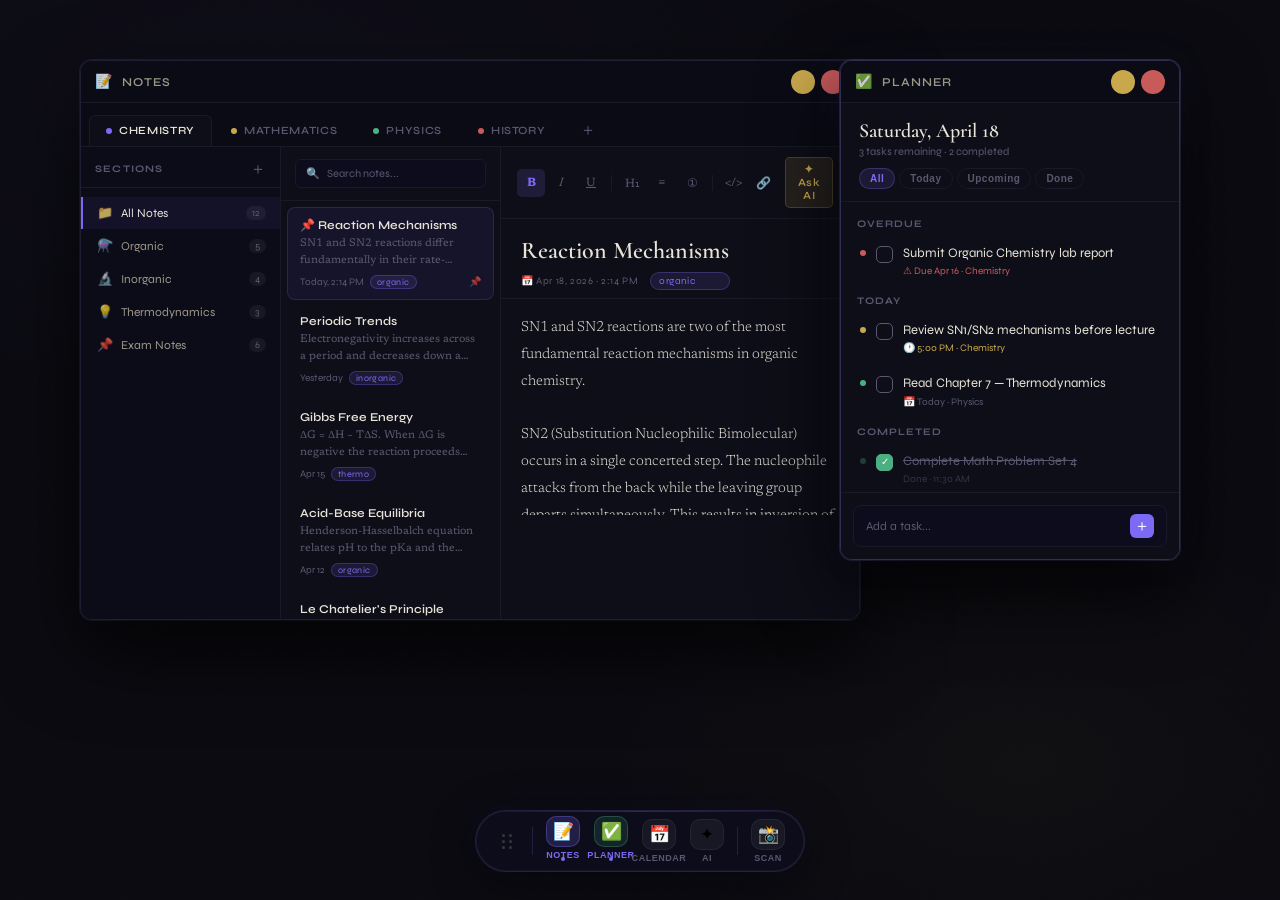
<file: notenest.html>
<!DOCTYPE html>
<html lang="en">
<head>
<meta charset="UTF-8">
<meta name="viewport" content="width=device-width, initial-scale=1.0">
<title>NoteNest</title>
<link href="https://fonts.googleapis.com/css2?family=Cormorant:ital,wght@0,300;0,400;0,600;1,300;1,400&family=Syne:wght@400;500;600;700&family=Newsreader:ital,opsz,wght@0,6..72,300;0,6..72,400;0,6..72,500;1,6..72,300;1,6..72,400&display=swap" rel="stylesheet">
<style>
*, *::before, *::after { box-sizing: border-box; margin: 0; padding: 0; }

:root {
  --bg:         #07070e;
  --canvas:     #09090f;
  --win-bg:     #0e0e18;
  --win-bg2:    #111120;
  --win-border: #1e1e32;
  --win-border-focus: #2e2e50;
  --titlebar:   #0b0b16;
  --sidebar:    #0c0c19;
  --accent:     #c9a84c;
  --accent2:    #7c6af5;
  --accent3:    #4caf82;
  --danger:     #c95a5a;
  --text1:      #e8e4d8;
  --text2:      #9b9888;
  --text3:      #5a5870;
  --divider:    #191928;
  --pill-bg:    rgba(14,14,28,0.92);
  --pill-border:rgba(80,70,140,0.35);
  --note-hover: #131325;
  --input-bg:   #0c0c1c;
  --tag-bg:     rgba(124,106,245,0.12);
  --tag-border: rgba(124,106,245,0.3);
  --shadow-win: 0 32px 80px rgba(0,0,0,0.7), 0 0 0 1px var(--win-border);
  --shadow-focus: 0 32px 80px rgba(0,0,0,0.8), 0 0 0 1px var(--win-border-focus), 0 0 40px rgba(124,106,245,0.06);
  --radius:     12px;
  --radius-sm:  8px;
}

html, body {
  width: 100%; height: 100%;
  overflow: hidden;
  background: var(--bg);
  font-family: 'Syne', sans-serif;
  color: var(--text1);
  user-select: none;
  cursor: default;
}

/* ── DESKTOP ── */
#desktop {
  width: 100vw; height: 100vh;
  position: relative;
  overflow: hidden;
  background:
    radial-gradient(ellipse 80% 60% at 20% 10%, rgba(124,106,245,0.04) 0%, transparent 60%),
    radial-gradient(ellipse 60% 50% at 80% 85%, rgba(201,168,76,0.03) 0%, transparent 55%),
    var(--canvas);
}
#desktop::before {
  content: '';
  position: absolute; inset: 0;
  background-image: url("data:image/svg+xml,%3Csvg xmlns='http://www.w3.org/2000/svg' width='400' height='400'%3E%3Cfilter id='n'%3E%3CfeTurbulence type='fractalNoise' baseFrequency='0.75' numOctaves='4' stitchTiles='stitch'/%3E%3C/filter%3E%3Crect width='400' height='400' filter='url(%23n)' opacity='0.03'/%3E%3C/svg%3E");
  pointer-events: none;
  opacity: 0.6;
}

/* ── WINDOW ── */
.window {
  position: absolute;
  border-radius: var(--radius);
  box-shadow: var(--shadow-win);
  border: 1px solid var(--win-border);
  display: flex;
  flex-direction: column;
  overflow: hidden;
  transition: box-shadow 0.2s ease;
  min-width: 280px;
  min-height: 200px;
  animation: winOpen 0.22s cubic-bezier(0.34,1.56,0.64,1);
}
@keyframes winOpen {
  from { opacity: 0; transform: scale(0.92) translateY(8px); }
  to   { opacity: 1; transform: scale(1) translateY(0); }
}
.window.focused {
  box-shadow: var(--shadow-focus);
  border-color: var(--win-border-focus);
}
.window.minimized .window-body { display: none !important; }
.window.minimized { min-height: 0; }

/* Title Bar */
.window-titlebar {
  background: var(--titlebar);
  border-bottom: 1px solid var(--divider);
  padding: 0 14px;
  height: 42px;
  display: flex;
  align-items: center;
  gap: 10px;
  flex-shrink: 0;
  cursor: grab;
}
.window-titlebar:active { cursor: grabbing; }
.win-icon { font-size: 14px; opacity: 0.8; }
.win-title {
  font-family: 'Syne', sans-serif;
  font-size: 12px;
  font-weight: 600;
  letter-spacing: 0.08em;
  text-transform: uppercase;
  color: var(--text2);
  flex: 1;
}
.win-controls { display: flex; gap: 6px; }
.win-btn {
  width: 24px; height: 24px;
  border-radius: 50%;
  border: none;
  cursor: pointer;
  display: flex; align-items: center; justify-content: center;
  font-size: 10px;
  transition: all 0.15s;
  color: transparent;
  flex-shrink: 0;
}
.win-btn:hover { color: rgba(0,0,0,0.6); transform: scale(1.1); }
.win-btn.close { background: #c95a5a; }
.win-btn.minimize { background: #c9a84c; }
.window-body {
  flex: 1;
  overflow: hidden;
  background: var(--win-bg);
  display: flex;
}
.resize-handle {
  position: absolute;
  bottom: 0; right: 0;
  width: 18px; height: 18px;
  cursor: se-resize;
  opacity: 0;
  transition: opacity 0.2s;
}
.window:hover .resize-handle { opacity: 1; }
.resize-handle::after {
  content: '';
  position: absolute;
  bottom: 4px; right: 4px;
  width: 8px; height: 8px;
  border-right: 2px solid var(--text3);
  border-bottom: 2px solid var(--text3);
}

/* ══════════════════════════════════
   NOTES WINDOW
══════════════════════════════════ */
#win-notes { width: 780px; height: 560px; top: 60px; left: 80px; }

.notes-layout {
  display: grid;
  grid-template-columns: 200px 1fr;
  grid-template-rows: 44px 1fr;
  width: 100%; height: 100%;
}

/* Subject Tabs */
.subject-tabs {
  grid-column: 1 / -1;
  background: var(--titlebar);
  border-bottom: 1px solid var(--divider);
  display: flex;
  align-items: flex-end;
  padding: 0 8px;
  gap: 2px;
  overflow-x: auto;
  scrollbar-width: none;
}
.subject-tabs::-webkit-scrollbar { display: none; }
.stab {
  padding: 8px 16px 9px;
  font-size: 11px;
  font-weight: 600;
  letter-spacing: 0.06em;
  text-transform: uppercase;
  color: var(--text3);
  cursor: pointer;
  border-radius: 6px 6px 0 0;
  border: 1px solid transparent;
  border-bottom: none;
  white-space: nowrap;
  transition: all 0.15s;
  position: relative;
  bottom: 0;
}
.stab:hover { color: var(--text2); background: rgba(255,255,255,0.03); }
.stab.active {
  color: var(--text1);
  background: var(--win-bg);
  border-color: var(--divider);
  border-bottom-color: var(--win-bg);
}
.stab .stab-dot {
  display: inline-block;
  width: 6px; height: 6px;
  border-radius: 50%;
  margin-right: 7px;
  vertical-align: middle;
}
.stab-add {
  padding: 8px 12px;
  color: var(--text3);
  cursor: pointer;
  font-size: 16px;
  line-height: 1;
  display: flex; align-items: center;
  transition: color 0.15s;
  margin-left: 4px;
}
.stab-add:hover { color: var(--accent); }

/* Sections Sidebar */
.sections-sidebar {
  background: var(--sidebar);
  border-right: 1px solid var(--divider);
  display: flex;
  flex-direction: column;
  overflow: hidden;
}
.sidebar-header {
  padding: 14px 14px 10px;
  font-size: 10px;
  font-weight: 700;
  letter-spacing: 0.12em;
  text-transform: uppercase;
  color: var(--text3);
  border-bottom: 1px solid var(--divider);
  display: flex;
  align-items: center;
  justify-content: space-between;
}
.sidebar-add-btn {
  background: none; border: none;
  color: var(--text3);
  cursor: pointer;
  font-size: 16px;
  line-height: 1;
  padding: 0;
  transition: color 0.15s;
}
.sidebar-add-btn:hover { color: var(--accent); }
.section-list { flex: 1; overflow-y: auto; padding: 8px 0; scrollbar-width: thin; scrollbar-color: var(--divider) transparent; }
.section-item {
  padding: 8px 14px;
  font-size: 12px;
  color: var(--text2);
  cursor: pointer;
  transition: all 0.12s;
  display: flex; align-items: center; gap: 8px;
  border-left: 2px solid transparent;
  margin: 1px 0;
}
.section-item:hover { color: var(--text1); background: rgba(255,255,255,0.025); }
.section-item.active { color: var(--text1); border-left-color: var(--accent2); background: rgba(124,106,245,0.07); }
.section-item .section-count {
  margin-left: auto;
  font-size: 10px;
  color: var(--text3);
  background: rgba(255,255,255,0.05);
  padding: 1px 6px;
  border-radius: 10px;
}
.section-icon { font-size: 13px; opacity: 0.7; }

/* Notes Panel */
.notes-panel {
  display: grid;
  grid-template-columns: 220px 1fr;
  overflow: hidden;
}
.note-list {
  border-right: 1px solid var(--divider);
  display: flex;
  flex-direction: column;
  background: var(--win-bg);
}
.note-list-header {
  padding: 12px 14px;
  border-bottom: 1px solid var(--divider);
  display: flex;
  flex-direction: column;
  gap: 8px;
}
.search-bar {
  background: var(--input-bg);
  border: 1px solid var(--divider);
  border-radius: 6px;
  padding: 7px 10px;
  display: flex; align-items: center; gap: 7px;
  color: var(--text3);
  font-size: 11px;
  cursor: text;
  transition: border-color 0.15s;
}
.search-bar:hover { border-color: var(--win-border-focus); }
.search-bar input {
  background: none; border: none; outline: none;
  color: var(--text1);
  font-family: 'Syne', sans-serif;
  font-size: 11px;
  width: 100%;
}
.search-bar input::placeholder { color: var(--text3); }
.note-cards { flex: 1; overflow-y: auto; padding: 6px; scrollbar-width: thin; scrollbar-color: var(--divider) transparent; }
.note-card {
  padding: 10px 12px;
  border-radius: 8px;
  cursor: pointer;
  transition: all 0.12s;
  border: 1px solid transparent;
  margin-bottom: 3px;
}
.note-card:hover { background: var(--note-hover); }
.note-card.active { background: rgba(124,106,245,0.08); border-color: rgba(124,106,245,0.2); }
.note-card-title {
  font-family: 'Syne', sans-serif;
  font-size: 12px;
  font-weight: 600;
  color: var(--text1);
  margin-bottom: 4px;
  white-space: nowrap;
  overflow: hidden;
  text-overflow: ellipsis;
}
.note-card-preview {
  font-family: 'Newsreader', serif;
  font-size: 11px;
  color: var(--text3);
  line-height: 1.5;
  display: -webkit-box;
  -webkit-line-clamp: 2;
  -webkit-box-orient: vertical;
  overflow: hidden;
}
.note-card-meta {
  display: flex; align-items: center; gap: 6px;
  margin-top: 6px;
}
.note-card-date { font-size: 10px; color: var(--text3); }
.note-tag {
  font-size: 9px;
  padding: 1px 6px;
  border-radius: 10px;
  background: var(--tag-bg);
  border: 1px solid var(--tag-border);
  color: var(--accent2);
  letter-spacing: 0.04em;
}
.note-pin { font-size: 10px; margin-left: auto; opacity: 0.6; }
.new-note-btn {
  margin: 6px;
  padding: 8px;
  background: rgba(124,106,245,0.1);
  border: 1px dashed rgba(124,106,245,0.25);
  border-radius: 8px;
  color: var(--accent2);
  font-family: 'Syne', sans-serif;
  font-size: 11px;
  font-weight: 600;
  cursor: pointer;
  text-align: center;
  letter-spacing: 0.05em;
  transition: all 0.15s;
}
.new-note-btn:hover { background: rgba(124,106,245,0.18); border-color: rgba(124,106,245,0.4); }

/* Note Editor */
.note-editor {
  display: flex;
  flex-direction: column;
  overflow: hidden;
  background: var(--win-bg);
}
.editor-topbar {
  padding: 10px 16px;
  border-bottom: 1px solid var(--divider);
  display: flex;
  align-items: center;
  gap: 8px;
  flex-shrink: 0;
}
.editor-toolbar {
  display: flex; align-items: center; gap: 2px; flex: 1;
}
.tb-btn {
  width: 28px; height: 28px;
  border-radius: 5px;
  background: none;
  border: none;
  color: var(--text3);
  font-size: 12px;
  cursor: pointer;
  display: flex; align-items: center; justify-content: center;
  transition: all 0.12s;
  font-family: 'Newsreader', serif;
}
.tb-btn:hover { background: rgba(255,255,255,0.06); color: var(--text1); }
.tb-btn.active { background: rgba(124,106,245,0.15); color: var(--accent2); }
.tb-divider { width: 1px; height: 16px; background: var(--divider); margin: 0 4px; }
.editor-actions { display: flex; gap: 6px; }
.btn-save {
  padding: 5px 14px;
  background: var(--accent2);
  color: white;
  border: none;
  border-radius: 5px;
  font-family: 'Syne', sans-serif;
  font-size: 11px;
  font-weight: 600;
  cursor: pointer;
  transition: all 0.15s;
  letter-spacing: 0.04em;
}
.btn-save:hover { background: #9185f7; transform: translateY(-1px); }
.btn-ai {
  padding: 5px 12px;
  background: rgba(201,168,76,0.12);
  color: var(--accent);
  border: 1px solid rgba(201,168,76,0.25);
  border-radius: 5px;
  font-family: 'Syne', sans-serif;
  font-size: 11px;
  font-weight: 600;
  cursor: pointer;
  transition: all 0.15s;
  letter-spacing: 0.04em;
}
.btn-ai:hover { background: rgba(201,168,76,0.2); }
.editor-title-row {
  padding: 16px 20px 8px;
  border-bottom: 1px solid var(--divider);
  flex-shrink: 0;
}
.editor-title {
  font-family: 'Cormorant', serif;
  font-size: 24px;
  font-weight: 600;
  color: var(--text1);
  background: none;
  border: none;
  outline: none;
  width: 100%;
  line-height: 1.3;
}
.editor-title::placeholder { color: var(--text3); font-style: italic; }
.editor-meta { display: flex; gap: 12px; margin-top: 6px; align-items: center; flex-wrap: wrap; }
.editor-date { font-size: 10px; color: var(--text3); letter-spacing: 0.06em; }
.editor-tag-input {
  font-size: 10px;
  background: var(--tag-bg);
  border: 1px solid var(--tag-border);
  color: var(--accent2);
  padding: 2px 8px;
  border-radius: 10px;
  outline: none;
  width: 80px;
  font-family: 'Syne', sans-serif;
  letter-spacing: 0.04em;
}
.editor-body {
  flex: 1;
  padding: 16px 20px;
  overflow-y: auto;
  scrollbar-width: thin;
  scrollbar-color: var(--divider) transparent;
}
.editor-content {
  font-family: 'Newsreader', serif;
  font-size: 14.5px;
  line-height: 1.85;
  color: var(--text1);
  background: none;
  border: none;
  outline: none;
  width: 100%;
  min-height: 200px;
  resize: none;
  font-weight: 300;
}
.editor-content::placeholder { color: var(--text3); font-style: italic; }
.autosave-indicator {
  padding: 6px 20px;
  font-size: 10px;
  color: var(--text3);
  border-top: 1px solid var(--divider);
  display: flex; align-items: center; gap: 6px;
  letter-spacing: 0.06em;
}
.save-dot { width: 5px; height: 5px; border-radius: 50%; background: var(--accent3); animation: pulse 2s infinite; }
@keyframes pulse { 0%,100%{ opacity:0.4; } 50%{ opacity:1; } }

/* ══════════════════════════════════
   TODO WINDOW
══════════════════════════════════ */
#win-todo { width: 340px; height: 500px; top: 60px; right: 100px; }
.todo-layout { display: flex; flex-direction: column; width: 100%; height: 100%; }
.todo-header {
  padding: 16px 18px 12px;
  border-bottom: 1px solid var(--divider);
  flex-shrink: 0;
}
.todo-header h3 {
  font-family: 'Cormorant', serif;
  font-size: 20px;
  font-weight: 600;
  color: var(--text1);
  margin-bottom: 2px;
}
.todo-subtitle { font-size: 11px; color: var(--text3); }
.todo-filters {
  display: flex; gap: 4px; margin-top: 10px;
}
.filter-pill {
  padding: 4px 10px;
  border-radius: 20px;
  font-size: 10px;
  font-weight: 600;
  letter-spacing: 0.05em;
  cursor: pointer;
  border: 1px solid var(--divider);
  color: var(--text3);
  background: none;
  transition: all 0.12s;
}
.filter-pill:hover { color: var(--text2); }
.filter-pill.active { background: rgba(124,106,245,0.12); border-color: rgba(124,106,245,0.3); color: var(--accent2); }
.todo-list { flex: 1; overflow-y: auto; padding: 8px; scrollbar-width: thin; scrollbar-color: var(--divider) transparent; }
.todo-section-label {
  font-size: 10px;
  font-weight: 700;
  letter-spacing: 0.1em;
  text-transform: uppercase;
  color: var(--text3);
  padding: 8px 8px 4px;
}
.todo-item {
  display: flex; align-items: flex-start; gap: 10px;
  padding: 9px 10px;
  border-radius: 8px;
  transition: background 0.12s;
  cursor: pointer;
  border: 1px solid transparent;
}
.todo-item:hover { background: var(--note-hover); }
.todo-check {
  width: 17px; height: 17px;
  border-radius: 5px;
  border: 1.5px solid var(--text3);
  flex-shrink: 0;
  margin-top: 2px;
  display: flex; align-items: center; justify-content: center;
  transition: all 0.15s;
  cursor: pointer;
}
.todo-item.done .todo-check { background: var(--accent3); border-color: var(--accent3); color: white; font-size: 10px; }
.todo-item.done .todo-text { text-decoration: line-through; color: var(--text3); }
.todo-content { flex: 1; min-width: 0; }
.todo-text { font-size: 13px; color: var(--text1); line-height: 1.4; }
.todo-due {
  font-size: 10px;
  margin-top: 3px;
  display: flex; align-items: center; gap: 4px;
}
.due-overdue { color: var(--danger); }
.due-soon { color: var(--accent); }
.due-normal { color: var(--text3); }
.priority-dot {
  width: 6px; height: 6px;
  border-radius: 50%;
  flex-shrink: 0;
  margin-top: 6px;
}
.p-high { background: var(--danger); }
.p-med  { background: var(--accent); }
.p-low  { background: var(--accent3); }
.todo-add {
  padding: 12px;
  border-top: 1px solid var(--divider);
  flex-shrink: 0;
}
.todo-input-row {
  display: flex; gap: 8px; align-items: center;
  background: var(--input-bg);
  border: 1px solid var(--divider);
  border-radius: 8px;
  padding: 8px 12px;
  transition: border-color 0.15s;
}
.todo-input-row:focus-within { border-color: rgba(124,106,245,0.4); }
.todo-input {
  flex: 1;
  background: none; border: none; outline: none;
  font-family: 'Syne', sans-serif;
  font-size: 12px;
  color: var(--text1);
}
.todo-input::placeholder { color: var(--text3); }
.todo-submit {
  background: var(--accent2);
  border: none;
  color: white;
  width: 24px; height: 24px;
  border-radius: 6px;
  font-size: 16px;
  cursor: pointer;
  display: flex; align-items: center; justify-content: center;
  transition: all 0.15s;
  flex-shrink: 0;
}
.todo-submit:hover { background: #9185f7; transform: scale(1.05); }

/* ══════════════════════════════════
   CALENDAR WINDOW
══════════════════════════════════ */
#win-calendar { width: 400px; height: 420px; bottom: 100px; left: 80px; }
.cal-layout { display: flex; flex-direction: column; width: 100%; height: 100%; }
.cal-header {
  padding: 14px 18px;
  display: flex; align-items: center;
  border-bottom: 1px solid var(--divider);
  flex-shrink: 0;
}
.cal-nav {
  width: 28px; height: 28px;
  border-radius: 6px;
  background: none;
  border: 1px solid var(--divider);
  color: var(--text2);
  font-size: 14px;
  cursor: pointer;
  display: flex; align-items: center; justify-content: center;
  transition: all 0.12s;
}
.cal-nav:hover { background: var(--note-hover); color: var(--text1); }
.cal-month {
  flex: 1;
  text-align: center;
  font-family: 'Cormorant', serif;
  font-size: 20px;
  font-weight: 600;
  color: var(--text1);
}
.cal-year { font-size: 13px; color: var(--text3); margin-left: 6px; }
.cal-grid { flex: 1; padding: 10px 14px; display: flex; flex-direction: column; gap: 2px; }
.cal-weekdays {
  display: grid; grid-template-columns: repeat(7, 1fr);
  margin-bottom: 4px;
}
.cal-wd {
  text-align: center;
  font-size: 10px;
  font-weight: 700;
  letter-spacing: 0.08em;
  color: var(--text3);
  padding: 4px 0;
}
.cal-days { display: grid; grid-template-columns: repeat(7, 1fr); gap: 2px; flex: 1; }
.cal-day {
  display: flex; flex-direction: column; align-items: center;
  padding: 4px 2px;
  border-radius: 6px;
  cursor: pointer;
  transition: all 0.12s;
  position: relative;
  min-height: 38px;
}
.cal-day:hover { background: var(--note-hover); }
.cal-day.today .day-num {
  background: var(--accent2);
  color: white;
  width: 24px; height: 24px;
  border-radius: 50%;
  display: flex; align-items: center; justify-content: center;
}
.cal-day.other-month .day-num { color: var(--text3); opacity: 0.4; }
.cal-day.selected { background: rgba(124,106,245,0.1); }
.day-num { font-size: 12px; color: var(--text2); line-height: 24px; min-width: 24px; text-align: center; }
.day-dot { width: 4px; height: 4px; border-radius: 50%; background: var(--accent); margin-top: 2px; }
.cal-events {
  padding: 8px 14px 14px;
  border-top: 1px solid var(--divider);
  flex-shrink: 0;
}
.cal-event {
  display: flex; align-items: center; gap: 8px;
  padding: 6px 8px;
  border-radius: 6px;
  border-left: 3px solid;
  margin-bottom: 4px;
  background: rgba(255,255,255,0.02);
}
.cal-event-text { font-size: 11px; color: var(--text2); }
.cal-event-time { font-size: 10px; color: var(--text3); margin-left: auto; }

/* ══════════════════════════════════
   AI WINDOW
══════════════════════════════════ */
#win-ai { width: 380px; height: 500px; bottom: 60px; right: 100px; }
.ai-layout { display: flex; flex-direction: column; width: 100%; height: 100%; }
.ai-header {
  padding: 14px 16px;
  border-bottom: 1px solid var(--divider);
  flex-shrink: 0;
  display: flex; align-items: center; gap: 10px;
}
.ai-indicator {
  width: 8px; height: 8px;
  border-radius: 50%;
  background: var(--accent3);
  box-shadow: 0 0 8px var(--accent3);
  animation: pulse 2s infinite;
}
.ai-header-text { flex: 1; }
.ai-header-text h4 {
  font-family: 'Syne', sans-serif;
  font-size: 12px;
  font-weight: 700;
  color: var(--text1);
  letter-spacing: 0.06em;
  text-transform: uppercase;
}
.ai-header-text p { font-size: 10px; color: var(--text3); margin-top: 1px; }
.ai-context-badge {
  font-size: 10px;
  padding: 3px 8px;
  border-radius: 20px;
  background: rgba(201,168,76,0.1);
  border: 1px solid rgba(201,168,76,0.2);
  color: var(--accent);
}
.ai-messages {
  flex: 1;
  overflow-y: auto;
  padding: 14px;
  display: flex;
  flex-direction: column;
  gap: 12px;
  scrollbar-width: thin;
  scrollbar-color: var(--divider) transparent;
}
.ai-msg { display: flex; flex-direction: column; gap: 4px; max-width: 88%; }
.ai-msg.user { align-self: flex-end; align-items: flex-end; }
.ai-msg.assistant { align-self: flex-start; }
.msg-bubble {
  padding: 10px 13px;
  border-radius: 12px;
  font-family: 'Newsreader', serif;
  font-size: 13px;
  line-height: 1.6;
  font-weight: 300;
}
.ai-msg.user .msg-bubble {
  background: rgba(124,106,245,0.18);
  border: 1px solid rgba(124,106,245,0.25);
  color: var(--text1);
  border-bottom-right-radius: 4px;
}
.ai-msg.assistant .msg-bubble {
  background: var(--win-bg2);
  border: 1px solid var(--divider);
  color: var(--text1);
  border-bottom-left-radius: 4px;
}
.msg-time { font-size: 10px; color: var(--text3); padding: 0 4px; }
.ai-suggestions {
  padding: 0 14px 10px;
  display: flex; flex-wrap: wrap; gap: 6px;
}
.suggestion-chip {
  padding: 5px 10px;
  border-radius: 20px;
  border: 1px solid var(--divider);
  font-size: 11px;
  color: var(--text3);
  cursor: pointer;
  transition: all 0.12s;
  background: none;
  font-family: 'Syne', sans-serif;
}
.suggestion-chip:hover { border-color: var(--accent2); color: var(--accent2); background: rgba(124,106,245,0.06); }
.ai-input-area {
  padding: 12px;
  border-top: 1px solid var(--divider);
  flex-shrink: 0;
}
.ai-input-row {
  display: flex; gap: 8px; align-items: flex-end;
  background: var(--input-bg);
  border: 1px solid var(--divider);
  border-radius: 10px;
  padding: 8px 10px;
  transition: border-color 0.15s;
}
.ai-input-row:focus-within { border-color: rgba(124,106,245,0.4); }
.ai-input {
  flex: 1;
  background: none; border: none; outline: none;
  font-family: 'Newsreader', serif;
  font-size: 13px;
  color: var(--text1);
  resize: none;
  line-height: 1.5;
  min-height: 20px;
  max-height: 80px;
}
.ai-input::placeholder { color: var(--text3); font-style: italic; }
.ai-send {
  width: 30px; height: 30px;
  background: var(--accent2);
  border: none;
  border-radius: 8px;
  color: white;
  font-size: 13px;
  cursor: pointer;
  display: flex; align-items: center; justify-content: center;
  transition: all 0.15s;
  flex-shrink: 0;
}
.ai-send:hover { background: #9185f7; transform: translateY(-1px); }

/* ══════════════════════════════════
   PILL LAUNCHER
══════════════════════════════════ */
#launcher {
  position: fixed;
  bottom: 28px;
  left: 50%;
  transform: translateX(-50%);
  z-index: 9999;
  cursor: grab;
}
#launcher:active { cursor: grabbing; }
.launcher-pill {
  background: var(--pill-bg);
  backdrop-filter: blur(24px) saturate(180%);
  -webkit-backdrop-filter: blur(24px) saturate(180%);
  border: 1px solid var(--pill-border);
  border-radius: 40px;
  padding: 8px 14px;
  display: flex;
  align-items: center;
  gap: 4px;
  box-shadow: 0 8px 40px rgba(0,0,0,0.6), 0 0 0 1px rgba(255,255,255,0.04) inset, 0 0 30px rgba(124,106,245,0.08);
  position: relative;
}
.launcher-pill::before {
  content: '';
  position: absolute;
  top: 0; left: 20px; right: 20px;
  height: 1px;
  background: linear-gradient(90deg, transparent, rgba(255,255,255,0.1), transparent);
}
.launcher-divider { width: 1px; height: 28px; background: var(--pill-border); margin: 0 4px; }
.launch-btn {
  width: 44px; height: 44px;
  border-radius: 50%;
  background: none;
  border: none;
  cursor: pointer;
  display: flex; flex-direction: column; align-items: center; justify-content: center;
  gap: 3px;
  transition: all 0.18s cubic-bezier(0.34,1.56,0.64,1);
  position: relative;
}
.launch-btn:hover { transform: translateY(-5px) scale(1.12); }
.launch-btn.active { transform: translateY(-3px); }
.launch-btn .lb-icon {
  width: 34px; height: 34px;
  border-radius: 10px;
  display: flex; align-items: center; justify-content: center;
  font-size: 17px;
  transition: all 0.18s;
  background: rgba(255,255,255,0.05);
  border: 1px solid rgba(255,255,255,0.06);
}
.launch-btn:hover .lb-icon { background: rgba(255,255,255,0.1); border-color: rgba(255,255,255,0.12); }
.launch-btn.active .lb-icon { background: rgba(124,106,245,0.2); border-color: rgba(124,106,245,0.35); }
.launch-btn.active-notes .lb-icon { background: rgba(124,106,245,0.2); border-color: rgba(124,106,245,0.35); }
.launch-btn.active-todo .lb-icon { background: rgba(76,175,130,0.15); border-color: rgba(76,175,130,0.3); }
.launch-btn.active-cal .lb-icon { background: rgba(201,168,76,0.12); border-color: rgba(201,168,76,0.25); }
.launch-btn.active-ai .lb-icon { background: rgba(201,168,76,0.12); border-color: rgba(201,168,76,0.25); }
.lb-label {
  font-size: 9px;
  font-weight: 600;
  letter-spacing: 0.06em;
  color: var(--text3);
  text-transform: uppercase;
}
.launch-btn:hover .lb-label { color: var(--text2); }
.launch-btn.active .lb-label { color: var(--accent2); }
.active-dot {
  position: absolute;
  bottom: -1px;
  width: 4px; height: 4px;
  border-radius: 50%;
  background: var(--accent2);
  opacity: 0;
  transition: opacity 0.15s;
}
.launch-btn.active .active-dot { opacity: 1; }

/* DRAG HANDLE on launcher */
.launcher-handle {
  width: 34px; height: 44px;
  display: flex; align-items: center; justify-content: center;
  cursor: grab;
  opacity: 0.3;
  transition: opacity 0.15s;
}
.launcher-handle:hover { opacity: 0.7; }
.launcher-handle:active { cursor: grabbing; }
.handle-dots {
  display: grid;
  grid-template-columns: repeat(2, 4px);
  gap: 3px;
}
.handle-dots span {
  width: 3px; height: 3px;
  border-radius: 50%;
  background: var(--text2);
  display: block;
}

/* ── UTILITY ── */
.hidden { display: none !important; }

/* Scrollbar */
::-webkit-scrollbar { width: 4px; }
::-webkit-scrollbar-track { background: transparent; }
::-webkit-scrollbar-thumb { background: var(--divider); border-radius: 4px; }

/* Context menu */
.ctx-menu {
  position: fixed;
  background: var(--win-bg2);
  border: 1px solid var(--win-border);
  border-radius: 10px;
  padding: 6px;
  z-index: 99999;
  min-width: 160px;
  box-shadow: 0 16px 40px rgba(0,0,0,0.6);
  animation: winOpen 0.15s ease;
}
.ctx-item {
  padding: 8px 12px;
  font-size: 12px;
  color: var(--text2);
  cursor: pointer;
  border-radius: 6px;
  transition: all 0.1s;
  display: flex; align-items: center; gap: 8px;
}
.ctx-item:hover { background: rgba(255,255,255,0.05); color: var(--text1); }
.ctx-item.danger:hover { background: rgba(201,90,90,0.1); color: var(--danger); }
.ctx-divider { height: 1px; background: var(--divider); margin: 4px 0; }

/* Tooltip */
.tooltip {
  position: absolute;
  bottom: calc(100% + 8px);
  left: 50%; transform: translateX(-50%);
  background: var(--win-bg2);
  border: 1px solid var(--win-border);
  color: var(--text2);
  font-size: 10px;
  padding: 4px 8px;
  border-radius: 6px;
  white-space: nowrap;
  pointer-events: none;
  opacity: 0;
  transition: opacity 0.15s;
}
.launch-btn:hover .tooltip { opacity: 1; }
</style>
</head>
<body>

<div id="desktop">

<!-- ════════ NOTES WINDOW ════════ -->
<div class="window" id="win-notes" style="display:none; z-index:100;">
  <div class="window-titlebar" data-win="notes">
    <span class="win-icon">📝</span>
    <span class="win-title">Notes</span>
    <div class="win-controls">
      <button class="win-btn minimize" data-action="minimize" data-win="notes">−</button>
      <button class="win-btn close" data-action="close" data-win="notes">✕</button>
    </div>
  </div>
  <div class="window-body">
    <div class="notes-layout">

      <!-- Subject Tabs -->
      <div class="subject-tabs">
        <div class="stab active" data-subject="chem">
          <span class="stab-dot" style="background:#7c6af5"></span>Chemistry
        </div>
        <div class="stab" data-subject="math">
          <span class="stab-dot" style="background:#c9a84c"></span>Mathematics
        </div>
        <div class="stab" data-subject="phys">
          <span class="stab-dot" style="background:#4caf82"></span>Physics
        </div>
        <div class="stab" data-subject="hist">
          <span class="stab-dot" style="background:#c95a5a"></span>History
        </div>
        <div class="stab-add" title="New Subject">＋</div>
      </div>

      <!-- Sections Sidebar -->
      <div class="sections-sidebar">
        <div class="sidebar-header">
          Sections
          <button class="sidebar-add-btn" title="Add section">＋</button>
        </div>
        <div class="section-list">
          <div class="section-item active">
            <span class="section-icon">📁</span> All Notes
            <span class="section-count">12</span>
          </div>
          <div class="section-item">
            <span class="section-icon">⚗️</span> Organic
            <span class="section-count">5</span>
          </div>
          <div class="section-item">
            <span class="section-icon">🔬</span> Inorganic
            <span class="section-count">4</span>
          </div>
          <div class="section-item">
            <span class="section-icon">💡</span> Thermodynamics
            <span class="section-count">3</span>
          </div>
          <div class="section-item">
            <span class="section-icon">📌</span> Exam Notes
            <span class="section-count">6</span>
          </div>
        </div>
      </div>

      <!-- Notes Panel -->
      <div class="notes-panel">
        <!-- Note List -->
        <div class="note-list">
          <div class="note-list-header">
            <div class="search-bar">
              <span>🔍</span>
              <input type="text" placeholder="Search notes...">
            </div>
          </div>
          <div class="note-cards">
            <div class="note-card active" onclick="selectNote(this)">
              <div class="note-card-title">📌 Reaction Mechanisms</div>
              <div class="note-card-preview">SN1 and SN2 reactions differ fundamentally in their rate-determining steps and stereochemical outcomes...</div>
              <div class="note-card-meta">
                <span class="note-card-date">Today, 2:14 PM</span>
                <span class="note-tag">organic</span>
                <span class="note-pin">📌</span>
              </div>
            </div>
            <div class="note-card" onclick="selectNote(this)">
              <div class="note-card-title">Periodic Trends</div>
              <div class="note-card-preview">Electronegativity increases across a period and decreases down a group due to effective nuclear charge...</div>
              <div class="note-card-meta">
                <span class="note-card-date">Yesterday</span>
                <span class="note-tag">inorganic</span>
              </div>
            </div>
            <div class="note-card" onclick="selectNote(this)">
              <div class="note-card-title">Gibbs Free Energy</div>
              <div class="note-card-preview">ΔG = ΔH − TΔS. When ΔG is negative the reaction proceeds spontaneously at constant temperature and pressure...</div>
              <div class="note-card-meta">
                <span class="note-card-date">Apr 15</span>
                <span class="note-tag">thermo</span>
              </div>
            </div>
            <div class="note-card" onclick="selectNote(this)">
              <div class="note-card-title">Acid-Base Equilibria</div>
              <div class="note-card-preview">Henderson-Hasselbalch equation relates pH to the pKa and the ratio of conjugate base to acid...</div>
              <div class="note-card-meta">
                <span class="note-card-date">Apr 12</span>
                <span class="note-tag">organic</span>
              </div>
            </div>
            <div class="note-card" onclick="selectNote(this)">
              <div class="note-card-title">Le Chatelier's Principle</div>
              <div class="note-card-preview">When a system at equilibrium is disturbed, it shifts to partially counteract the disturbance...</div>
              <div class="note-card-meta">
                <span class="note-card-date">Apr 10</span>
              </div>
            </div>
          </div>
          <button class="new-note-btn" onclick="newNote()">＋ New Note</button>
        </div>

        <!-- Note Editor -->
        <div class="note-editor">
          <div class="editor-topbar">
            <div class="editor-toolbar">
              <button class="tb-btn active" title="Bold"><b>B</b></button>
              <button class="tb-btn" title="Italic"><i>I</i></button>
              <button class="tb-btn" title="Underline" style="text-decoration:underline">U</button>
              <div class="tb-divider"></div>
              <button class="tb-btn" title="Heading">H₁</button>
              <button class="tb-btn" title="Bullet list">≡</button>
              <button class="tb-btn" title="Numbered list">①</button>
              <div class="tb-divider"></div>
              <button class="tb-btn" title="Code">&lt;/&gt;</button>
              <button class="tb-btn" title="Link">🔗</button>
            </div>
            <div class="editor-actions">
              <button class="btn-ai">✦ Ask AI</button>
              <button class="btn-save">Save</button>
            </div>
          </div>
          <div class="editor-title-row">
            <input class="editor-title" type="text" value="Reaction Mechanisms" placeholder="Note title...">
            <div class="editor-meta">
              <span class="editor-date">📅 Apr 18, 2026 · 2:14 PM</span>
              <input class="editor-tag-input" type="text" value="organic" placeholder="+ tag">
            </div>
          </div>
          <div class="editor-body">
            <textarea class="editor-content" placeholder="Start writing...">SN1 and SN2 reactions are two of the most fundamental reaction mechanisms in organic chemistry.

SN2 (Substitution Nucleophilic Bimolecular) occurs in a single concerted step. The nucleophile attacks from the back while the leaving group departs simultaneously. This results in inversion of configuration at the chiral center — known as the Walden inversion.

SN1 (Substitution Nucleophilic Unimolecular) proceeds in two steps: first, the leaving group departs to form a carbocation intermediate; then the nucleophile attacks. Since the carbocation is planar, attack can occur from either face, yielding a racemic mixture.

Key factors favouring SN2:
  • Primary substrate (less steric hindrance)
  • Strong, unhindered nucleophile
  • Polar aprotic solvent (DMSO, acetone)

Key factors favouring SN1:
  • Tertiary substrate (stable carbocation)
  • Weak nucleophile or polar protic solvent
  • Polar protic solvent stabilises the carbocation</textarea>
          </div>
          <div class="autosave-indicator">
            <span class="save-dot"></span>
            All changes saved · 2:14 PM
          </div>
        </div>
      </div>

    </div>
  </div>
  <div class="resize-handle" data-win="notes"></div>
</div>

<!-- ════════ TODO WINDOW ════════ -->
<div class="window" id="win-todo" style="display:none; z-index:100;">
  <div class="window-titlebar" data-win="todo">
    <span class="win-icon">✅</span>
    <span class="win-title">Planner</span>
    <div class="win-controls">
      <button class="win-btn minimize" data-action="minimize" data-win="todo">−</button>
      <button class="win-btn close" data-action="close" data-win="todo">✕</button>
    </div>
  </div>
  <div class="window-body">
    <div class="todo-layout">
      <div class="todo-header">
        <h3>Saturday, April 18</h3>
        <p class="todo-subtitle">3 tasks remaining · 2 completed</p>
        <div class="todo-filters">
          <button class="filter-pill active">All</button>
          <button class="filter-pill">Today</button>
          <button class="filter-pill">Upcoming</button>
          <button class="filter-pill">Done</button>
        </div>
      </div>
      <div class="todo-list">
        <div class="todo-section-label">Overdue</div>
        <div class="todo-item">
          <div class="priority-dot p-high"></div>
          <div class="todo-check"></div>
          <div class="todo-content">
            <div class="todo-text">Submit Organic Chemistry lab report</div>
            <div class="todo-due due-overdue">⚠ Due Apr 16 · Chemistry</div>
          </div>
        </div>
        <div class="todo-section-label">Today</div>
        <div class="todo-item">
          <div class="priority-dot p-med"></div>
          <div class="todo-check"></div>
          <div class="todo-content">
            <div class="todo-text">Review SN1/SN2 mechanisms before lecture</div>
            <div class="todo-due due-soon">🕐 5:00 PM · Chemistry</div>
          </div>
        </div>
        <div class="todo-item">
          <div class="priority-dot p-low"></div>
          <div class="todo-check"></div>
          <div class="todo-content">
            <div class="todo-text">Read Chapter 7 — Thermodynamics</div>
            <div class="todo-due due-normal">📅 Today · Physics</div>
          </div>
        </div>
        <div class="todo-section-label">Completed</div>
        <div class="todo-item done">
          <div class="priority-dot p-low" style="opacity:0.3"></div>
          <div class="todo-check">✓</div>
          <div class="todo-content">
            <div class="todo-text">Complete Math Problem Set 4</div>
            <div class="todo-due due-normal" style="opacity:0.5">Done · 11:30 AM</div>
          </div>
        </div>
        <div class="todo-item done">
          <div class="priority-dot p-low" style="opacity:0.3"></div>
          <div class="todo-check">✓</div>
          <div class="todo-content">
            <div class="todo-text">Email Prof. Sharma re: project extension</div>
            <div class="todo-due due-normal" style="opacity:0.5">Done · 9:00 AM</div>
          </div>
        </div>
      </div>
      <div class="todo-add">
        <div class="todo-input-row">
          <input class="todo-input" type="text" placeholder="Add a task...">
          <button class="todo-submit">＋</button>
        </div>
      </div>
    </div>
  </div>
  <div class="resize-handle" data-win="todo"></div>
</div>

<!-- ════════ CALENDAR WINDOW ════════ -->
<div class="window" id="win-calendar" style="display:none; z-index:100;">
  <div class="window-titlebar" data-win="calendar">
    <span class="win-icon">📅</span>
    <span class="win-title">Calendar</span>
    <div class="win-controls">
      <button class="win-btn minimize" data-action="minimize" data-win="calendar">−</button>
      <button class="win-btn close" data-action="close" data-win="calendar">✕</button>
    </div>
  </div>
  <div class="window-body">
    <div class="cal-layout">
      <div class="cal-header">
        <button class="cal-nav">‹</button>
        <div class="cal-month">April <span class="cal-year">2026</span></div>
        <button class="cal-nav">›</button>
      </div>
      <div class="cal-grid">
        <div class="cal-weekdays">
          <div class="cal-wd">Su</div><div class="cal-wd">Mo</div>
          <div class="cal-wd">Tu</div><div class="cal-wd">We</div>
          <div class="cal-wd">Th</div><div class="cal-wd">Fr</div>
          <div class="cal-wd">Sa</div>
        </div>
        <div class="cal-days" id="calDays"></div>
      </div>
      <div class="cal-events">
        <div class="cal-event" style="border-color: var(--danger)">
          <div>
            <div class="cal-event-text">Chem Lab Report Due</div>
          </div>
          <span class="cal-event-time" style="color:var(--danger)">Overdue</span>
        </div>
        <div class="cal-event" style="border-color: var(--accent2)">
          <div>
            <div class="cal-event-text">Physics Midterm Exam</div>
          </div>
          <span class="cal-event-time">Apr 24</span>
        </div>
        <div class="cal-event" style="border-color: var(--accent)">
          <div>
            <div class="cal-event-text">Math Assignment #5</div>
          </div>
          <span class="cal-event-time">Apr 30</span>
        </div>
      </div>
    </div>
  </div>
  <div class="resize-handle" data-win="calendar"></div>
</div>

<!-- ════════ AI WINDOW ════════ -->
<div class="window" id="win-ai" style="display:none; z-index:100;">
  <div class="window-titlebar" data-win="ai">
    <span class="win-icon">✦</span>
    <span class="win-title">AI Assistant</span>
    <div class="win-controls">
      <button class="win-btn minimize" data-action="minimize" data-win="ai">−</button>
      <button class="win-btn close" data-action="close" data-win="ai">✕</button>
    </div>
  </div>
  <div class="window-body">
    <div class="ai-layout">
      <div class="ai-header">
        <div class="ai-indicator"></div>
        <div class="ai-header-text">
          <h4>NoteNest AI</h4>
          <p>Connected to your note library</p>
        </div>
        <div class="ai-context-badge">📝 Reaction Mechanisms</div>
      </div>
      <div class="ai-messages" id="aiMessages">
        <div class="ai-msg assistant">
          <div class="msg-bubble">Hello! I can see you're working on <em>Reaction Mechanisms</em>. I have context of all your Chemistry notes. What would you like help with?</div>
          <div class="msg-time">2:14 PM</div>
        </div>
        <div class="ai-msg user">
          <div class="msg-bubble">Explain the difference between SN1 and SN2 more simply</div>
          <div class="msg-time">2:15 PM</div>
        </div>
        <div class="ai-msg assistant">
          <div class="msg-bubble">Think of it like this: <strong>SN2</strong> is a one-step mugging — the nucleophile attacks at exactly the same moment the leaving group runs away. Everything happens together, so it's fast with primary substrates.<br><br><strong>SN1</strong> is a two-act play — first the leaving group leaves on its own, creating a carbocation. Then the nucleophile walks in and attacks from wherever it likes. This is why you get a racemic mixture.</div>
          <div class="msg-time">2:15 PM</div>
        </div>
      </div>
      <div class="ai-suggestions">
        <button class="suggestion-chip" onclick="aiChip(this)">Generate practice questions</button>
        <button class="suggestion-chip" onclick="aiChip(this)">Summarise this note</button>
        <button class="suggestion-chip" onclick="aiChip(this)">Find gaps in my notes</button>
        <button class="suggestion-chip" onclick="aiChip(this)">Define carbocation</button>
      </div>
      <div class="ai-input-area">
        <div class="ai-input-row">
          <textarea class="ai-input" rows="1" id="aiInput" placeholder="Ask anything about your notes..."></textarea>
          <button class="ai-send" onclick="sendAiMessage()">↑</button>
        </div>
      </div>
    </div>
  </div>
  <div class="resize-handle" data-win="ai"></div>
</div>

<!-- ════════ PILL LAUNCHER ════════ -->
<div id="launcher">
  <div class="launcher-pill">
    <div class="launcher-handle" id="launcherHandle">
      <div class="handle-dots">
        <span></span><span></span>
        <span></span><span></span>
        <span></span><span></span>
      </div>
    </div>
    <div class="launcher-divider"></div>
    <button class="launch-btn" id="btn-notes" onclick="toggleWindow('notes')" title="Notes">
      <div class="lb-icon">📝</div>
      <div class="lb-label">Notes</div>
      <div class="active-dot"></div>
      <div class="tooltip">Notes</div>
    </button>
    <button class="launch-btn" id="btn-todo" onclick="toggleWindow('todo')" title="Planner">
      <div class="lb-icon">✅</div>
      <div class="lb-label">Planner</div>
      <div class="active-dot"></div>
      <div class="tooltip">Planner</div>
    </button>
    <button class="launch-btn" id="btn-calendar" onclick="toggleWindow('calendar')" title="Calendar">
      <div class="lb-icon">📅</div>
      <div class="lb-label">Calendar</div>
      <div class="active-dot"></div>
      <div class="tooltip">Calendar</div>
    </button>
    <button class="launch-btn" id="btn-ai" onclick="toggleWindow('ai')" title="AI Assistant">
      <div class="lb-icon">✦</div>
      <div class="lb-label">AI</div>
      <div class="active-dot"></div>
      <div class="tooltip">AI Assistant</div>
    </button>
    <div class="launcher-divider"></div>
    <button class="launch-btn" title="OCR Digitize" onclick="alert('OCR Digitizer — coming in Phase 4')">
      <div class="lb-icon">📸</div>
      <div class="lb-label">Scan</div>
      <div class="tooltip">Scan &amp; Digitize</div>
    </button>
  </div>
</div>

</div><!-- /desktop -->

<script>
/* ═══════════════════════════════════════════
   WINDOW MANAGER
═══════════════════════════════════════════ */
let zTop = 200;
const wins = {
  notes:    { el: null, open: false, pos: {x:80, y:60} },
  todo:     { el: null, open: false, pos: {x: window.innerWidth - 440, y:60} },
  calendar: { el: null, open: false, pos: {x:80, y: window.innerHeight - 480} },
  ai:       { el: null, open: false, pos: {x: window.innerWidth - 480, y: window.innerHeight - 560} }
};

function initWindows() {
  for (const [id, w] of Object.entries(wins)) {
    w.el = document.getElementById('win-' + id);
    w.el.style.left = Math.max(0, w.pos.x) + 'px';
    w.el.style.top  = Math.max(0, w.pos.y) + 'px';
    w.el.addEventListener('mousedown', () => focusWindow(w.el));
    w.el.addEventListener('touchstart', () => focusWindow(w.el), {passive:true});
  }
  initDrag();
  initResize();
}

function focusWindow(el) {
  document.querySelectorAll('.window').forEach(w => w.classList.remove('focused'));
  el.style.zIndex = ++zTop;
  el.classList.add('focused');
}

function toggleWindow(id) {
  const w = wins[id];
  const btn = document.getElementById('btn-' + id);
  if (!w.open) {
    w.el.style.display = 'flex';
    w.open = true;
    focusWindow(w.el);
    btn.classList.add('active', 'active-' + id);
    w.el.classList.remove('minimized');
  } else if (w.el.classList.contains('minimized')) {
    w.el.classList.remove('minimized');
    focusWindow(w.el);
  } else {
    w.el.style.display = 'none';
    w.open = false;
    btn.classList.remove('active', 'active-' + id);
  }
}

// Title bar button actions
document.addEventListener('click', e => {
  const btn = e.target.closest('.win-btn');
  if (!btn) return;
  const action = btn.dataset.action;
  const id = btn.dataset.win;
  if (action === 'close') {
    wins[id].el.style.display = 'none';
    wins[id].open = false;
    document.getElementById('btn-' + id)?.classList.remove('active', 'active-' + id);
  } else if (action === 'minimize') {
    wins[id].el.classList.toggle('minimized');
  }
});

/* ═══════════════════════════════════════════
   WINDOW DRAG
═══════════════════════════════════════════ */
function initDrag() {
  document.querySelectorAll('.window-titlebar').forEach(bar => {
    let dragging = false, ox=0, oy=0;
    const win = bar.closest('.window');

    function onDown(e) {
      if (e.target.closest('.win-controls')) return;
      dragging = true;
      const rect = win.getBoundingClientRect();
      const cx = e.touches ? e.touches[0].clientX : e.clientX;
      const cy = e.touches ? e.touches[0].clientY : e.clientY;
      ox = cx - rect.left;
      oy = cy - rect.top;
      focusWindow(win);
      e.preventDefault();
    }
    function onMove(e) {
      if (!dragging) return;
      const cx = e.touches ? e.touches[0].clientX : e.clientX;
      const cy = e.touches ? e.touches[0].clientY : e.clientY;
      const nx = Math.max(0, Math.min(window.innerWidth  - win.offsetWidth,  cx - ox));
      const ny = Math.max(0, Math.min(window.innerHeight - win.offsetHeight, cy - oy));
      win.style.left = nx + 'px';
      win.style.top  = ny + 'px';
    }
    function onUp() { dragging = false; }

    bar.addEventListener('mousedown', onDown);
    bar.addEventListener('touchstart', onDown, {passive:false});
    document.addEventListener('mousemove', onMove);
    document.addEventListener('touchmove', onMove, {passive:false});
    document.addEventListener('mouseup', onUp);
    document.addEventListener('touchend', onUp);
  });
}

/* ═══════════════════════════════════════════
   WINDOW RESIZE
═══════════════════════════════════════════ */
function initResize() {
  document.querySelectorAll('.resize-handle').forEach(handle => {
    let resizing = false, sx=0, sy=0, sw=0, sh=0;
    const win = handle.closest('.window');

    handle.addEventListener('mousedown', e => {
      resizing = true;
      sx = e.clientX; sy = e.clientY;
      sw = win.offsetWidth; sh = win.offsetHeight;
      e.preventDefault();
      focusWindow(win);
    });
    document.addEventListener('mousemove', e => {
      if (!resizing) return;
      const nw = Math.max(280, sw + (e.clientX - sx));
      const nh = Math.max(200, sh + (e.clientY - sy));
      win.style.width  = nw + 'px';
      win.style.height = nh + 'px';
    });
    document.addEventListener('mouseup', () => { resizing = false; });
  });
}

/* ═══════════════════════════════════════════
   LAUNCHER DRAG
═══════════════════════════════════════════ */
function initLauncher() {
  const launcher = document.getElementById('launcher');
  const handle   = document.getElementById('launcherHandle');
  let dragging = false, ox=0, oy=0;

  function snap() {
    const r = launcher.getBoundingClientRect();
    const cx = r.left + r.width/2;
    const cy = r.top  + r.height/2;
    const W  = window.innerWidth, H = window.innerHeight;
    // Snap to nearest edge if close
    const margin = 60;
    let nx = r.left, ny = r.top;
    if (r.left < margin) nx = 10;
    if (r.right > W - margin) nx = W - r.width - 10;
    if (r.top < margin) ny = 10;
    if (r.bottom > H - margin) ny = H - r.height - 10;
    launcher.style.left = nx + 'px';
    launcher.style.top  = ny + 'px';
    launcher.style.bottom = 'auto';
    launcher.style.transform = 'none';
  }

  handle.addEventListener('mousedown', e => {
    dragging = true;
    const r = launcher.getBoundingClientRect();
    launcher.style.left = r.left + 'px';
    launcher.style.top  = r.top  + 'px';
    launcher.style.bottom = 'auto';
    launcher.style.transform = 'none';
    ox = e.clientX - r.left;
    oy = e.clientY - r.top;
    e.preventDefault();
  });
  handle.addEventListener('touchstart', e => {
    dragging = true;
    const r = launcher.getBoundingClientRect();
    launcher.style.left = r.left + 'px';
    launcher.style.top  = r.top  + 'px';
    launcher.style.bottom = 'auto';
    launcher.style.transform = 'none';
    ox = e.touches[0].clientX - r.left;
    oy = e.touches[0].clientY - r.top;
  }, {passive:false});

  document.addEventListener('mousemove', e => {
    if (!dragging) return;
    launcher.style.left = Math.max(0, Math.min(window.innerWidth  - launcher.offsetWidth,  e.clientX - ox)) + 'px';
    launcher.style.top  = Math.max(0, Math.min(window.innerHeight - launcher.offsetHeight, e.clientY - oy)) + 'px';
  });
  document.addEventListener('touchmove', e => {
    if (!dragging) return;
    launcher.style.left = Math.max(0, Math.min(window.innerWidth  - launcher.offsetWidth,  e.touches[0].clientX - ox)) + 'px';
    launcher.style.top  = Math.max(0, Math.min(window.innerHeight - launcher.offsetHeight, e.touches[0].clientY - oy)) + 'px';
  }, {passive:false});

  document.addEventListener('mouseup', () => { if(dragging){ dragging=false; snap(); } });
  document.addEventListener('touchend', () => { if(dragging){ dragging=false; snap(); } });
}

/* ═══════════════════════════════════════════
   CALENDAR
═══════════════════════════════════════════ */
function renderCalendar() {
  const today = new Date(2026, 3, 18); // April 18 2026
  const year = today.getFullYear(), month = today.getMonth();
  const first = new Date(year, month, 1).getDay();
  const days  = new Date(year, month+1, 0).getDate();
  const grid  = document.getElementById('calDays');
  if (!grid) return;
  grid.innerHTML = '';
  const events = [16, 24, 30];
  // prev month filler
  for (let i = 0; i < first; i++) {
    const d = document.createElement('div');
    d.className = 'cal-day other-month';
    d.innerHTML = `<span class="day-num">${new Date(year,month,0).getDate()-first+i+1}</span>`;
    grid.appendChild(d);
  }
  for (let d = 1; d <= days; d++) {
    const div = document.createElement('div');
    div.className = 'cal-day' + (d === today.getDate() ? ' today' : '');
    div.innerHTML = `<span class="day-num">${d}</span>${events.includes(d)?'<div class="day-dot"></div>':''}`;
    div.addEventListener('click', () => {
      document.querySelectorAll('.cal-day').forEach(c => c.classList.remove('selected'));
      div.classList.add('selected');
    });
    grid.appendChild(div);
  }
}

/* ═══════════════════════════════════════════
   SUBJECT TABS
═══════════════════════════════════════════ */
document.querySelectorAll('.stab').forEach(t => {
  t.addEventListener('click', () => {
    document.querySelectorAll('.stab').forEach(s => s.classList.remove('active'));
    t.classList.add('active');
  });
});
document.querySelectorAll('.section-item').forEach(s => {
  s.addEventListener('click', () => {
    document.querySelectorAll('.section-item').forEach(x => x.classList.remove('active'));
    s.classList.add('active');
  });
});
document.querySelectorAll('.filter-pill').forEach(p => {
  p.addEventListener('click', () => {
    document.querySelectorAll('.filter-pill').forEach(x => x.classList.remove('active'));
    p.classList.add('active');
  });
});

function selectNote(card) {
  document.querySelectorAll('.note-card').forEach(c => c.classList.remove('active'));
  card.classList.add('active');
}
function newNote() {
  document.querySelector('.editor-title').value = '';
  document.querySelector('.editor-content').value = '';
  document.querySelector('.editor-title').focus();
}

/* ═══════════════════════════════════════════
   AI CHAT
═══════════════════════════════════════════ */
function aiChip(btn) {
  document.getElementById('aiInput').value = btn.textContent;
  sendAiMessage();
}
function sendAiMessage() {
  const input = document.getElementById('aiInput');
  const text = input.value.trim();
  if (!text) return;
  const msgs = document.getElementById('aiMessages');
  const now = new Date().toLocaleTimeString([], {hour:'2-digit',minute:'2-digit'});

  const userMsg = document.createElement('div');
  userMsg.className = 'ai-msg user';
  userMsg.innerHTML = `<div class="msg-bubble">${text}</div><div class="msg-time">${now}</div>`;
  msgs.appendChild(userMsg);

  input.value = '';

  setTimeout(() => {
    const replies = [
      "That's a great question based on your notes. Based on what you've written about reaction mechanisms, the key distinction lies in the timing of bond formation and breaking.",
      "Looking through your Chemistry notes, I can see you've covered this partially under Organic. Let me expand on that for you.",
      "Based on your notes across Organic and Thermodynamics sections, here's a concise summary that connects both concepts.",
      "I've generated 5 practice questions based on your current note. Ready when you are — shall I show them here or create a new note?",
    ];
    const ai = document.createElement('div');
    ai.className = 'ai-msg assistant';
    ai.innerHTML = `<div class="msg-bubble">${replies[Math.floor(Math.random()*replies.length)]}</div><div class="msg-time">${now}</div>`;
    msgs.appendChild(ai);
    msgs.scrollTop = msgs.scrollHeight;
  }, 800);

  msgs.scrollTop = msgs.scrollHeight;
}

document.getElementById('aiInput')?.addEventListener('keydown', e => {
  if (e.key === 'Enter' && !e.shiftKey) { e.preventDefault(); sendAiMessage(); }
});

/* ═══════════════════════════════════════════
   TODO
═══════════════════════════════════════════ */
document.querySelectorAll('.todo-check').forEach(check => {
  check.addEventListener('click', e => {
    e.stopPropagation();
    const item = check.closest('.todo-item');
    item.classList.toggle('done');
    check.textContent = item.classList.contains('done') ? '✓' : '';
  });
});
document.querySelector('.todo-submit')?.addEventListener('click', () => {
  const inp = document.querySelector('.todo-input');
  if (!inp.value.trim()) return;
  const list = document.querySelector('.todo-list');
  const div = document.createElement('div');
  div.className = 'todo-item';
  div.innerHTML = `
    <div class="priority-dot p-low"></div>
    <div class="todo-check"></div>
    <div class="todo-content">
      <div class="todo-text">${inp.value.trim()}</div>
      <div class="todo-due due-normal">📅 Today</div>
    </div>`;
  div.querySelector('.todo-check').addEventListener('click', e => {
    e.stopPropagation();
    div.classList.toggle('done');
    div.querySelector('.todo-check').textContent = div.classList.contains('done') ? '✓' : '';
  });
  list.appendChild(div);
  inp.value = '';
});
document.querySelector('.todo-input')?.addEventListener('keydown', e => {
  if (e.key === 'Enter') document.querySelector('.todo-submit').click();
});

/* ═══════════════════════════════════════════
   INIT
═══════════════════════════════════════════ */
window.addEventListener('load', () => {
  initWindows();
  initLauncher();
  renderCalendar();

  // Open Notes and Todo by default with stagger
  setTimeout(() => toggleWindow('notes'), 100);
  setTimeout(() => toggleWindow('todo'), 250);
});

// Dismiss context menu on click
document.addEventListener('click', e => {
  if (!e.target.closest('.ctx-menu')) {
    document.querySelectorAll('.ctx-menu').forEach(m => m.remove());
  }
});
</script>
</body>
</html>
</file>
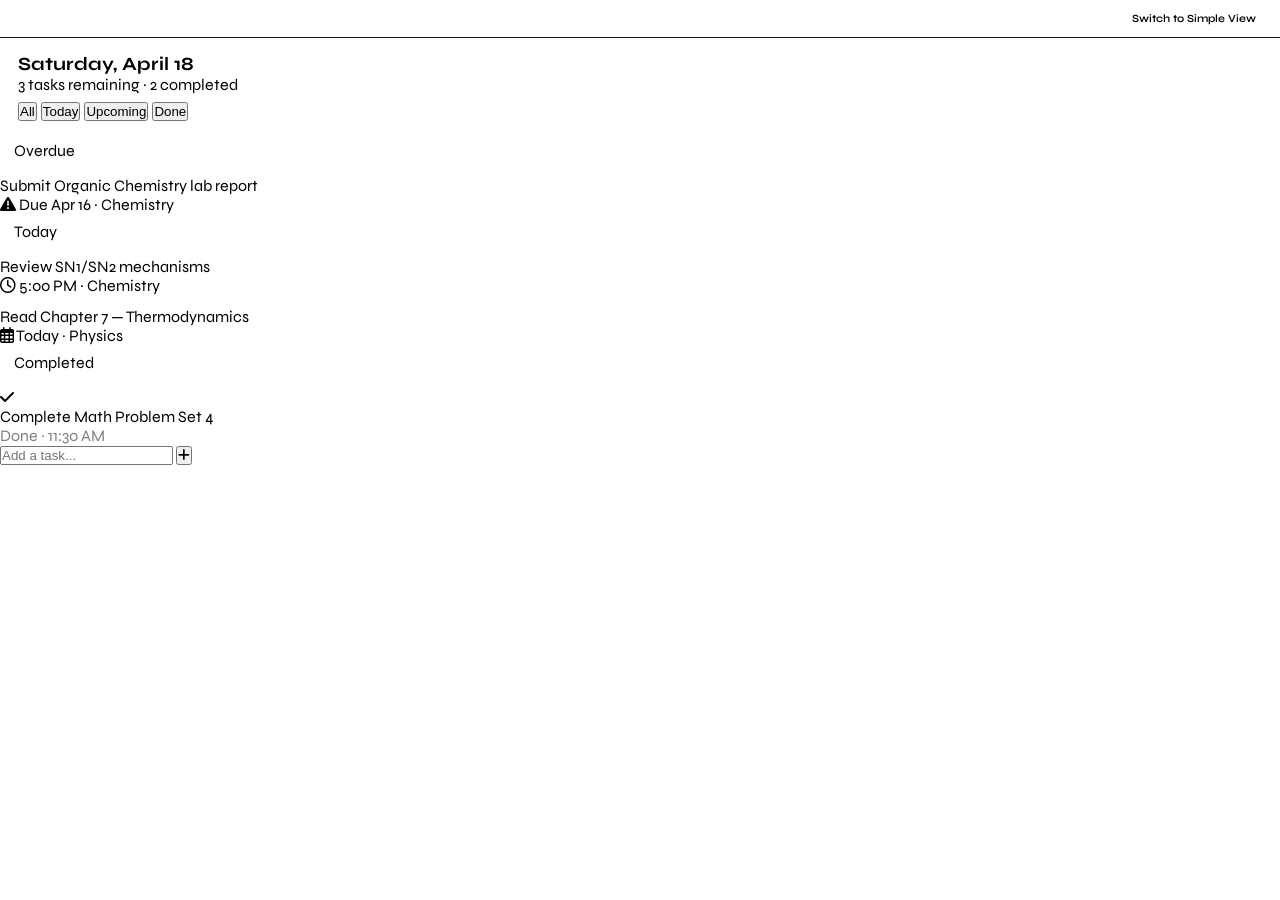
<file: todo.html>
<!DOCTYPE html>
<html lang="en">
<head>
    <meta charset="UTF-8" />
    <meta name="viewport" content="width=device-width, initial-scale=1.0" />
    <title>Todo – NoteNest</title>

    <link rel="preconnect" href="https://fonts.googleapis.com" />
    <link rel="preconnect" href="https://fonts.gstatic.com" crossorigin />
    <link href="https://fonts.googleapis.com/css2?family=Cormorant:ital,wght@0,300;0,400;0,600;1,300;1,400&family=Syne:wght@400;500;600;700&family=Newsreader:ital,opsz,wght@0,6..72,300;0,6..72,400;0,6..72,500;1,6..72,300;1,6..72,400&display=swap" rel="stylesheet" />
    <link rel="stylesheet" href="https://cdnjs.cloudflare.com/ajax/libs/font-awesome/6.0.0-beta3/css/all.min.css" />

    <link rel="stylesheet" href="css/variables.css" />
    <link rel="stylesheet" href="css/base.css" />
    <link rel="stylesheet" href="css/utilities.css" />
    <link rel="stylesheet" href="css/components.css" />
    <link rel="stylesheet" href="css/todo.css" />

    <style>
        .app-header {
            display: flex;
            justify-content: flex-end;
            padding: 8px 12px;
            background: var(--titlebar);
            border-bottom: 1px solid var(--divider);
            flex-shrink: 0;
        }
        .view-toggle {
            padding: 4px 12px;
            border-radius: 20px;
            border: 1px solid var(--win-border);
            background: var(--win-bg2);
            color: var(--text2);
            font-size: 11px;
            font-weight: 600;
            cursor: pointer;
            transition: all 0.15s;
            font-family: 'Syne', sans-serif;
        }
        .view-toggle:hover {
            border-color: var(--accent2);
            color: var(--text1);
        }

        .app-container {
            display: flex;
            flex-direction: column;
            width: 100%;
            height: 100%;
            background: var(--win-bg);
        }
        .app-container .todo-layout {
            flex: 1;
            min-height: 0;
        }

        /* Simple view: hide header and filters */
        .app-container.simple-view .todo-header { display: none; }
        .app-container.simple-view .todo-layout {
            grid-template-rows: 1fr auto;
        }
    </style>
</head>
<body>

<div class="app-container expanded-view">
    <div class="app-header">
        <button class="view-toggle" id="viewToggle">Switch to Simple View</button>
    </div>

    <div class="todo-layout">
        <div class="todo-header">
            <h3>Saturday, April 18</h3>
            <p class="todo-subtitle">3 tasks remaining · 2 completed</p>
            <div class="todo-filters">
                <button class="filter-pill active">All</button>
                <button class="filter-pill">Today</button>
                <button class="filter-pill">Upcoming</button>
                <button class="filter-pill">Done</button>
            </div>
        </div>
        <div class="todo-list">
            <div class="todo-section-label">Overdue</div>
            <div class="todo-item">
                <div class="priority-dot p-high"></div>
                <div class="todo-check"></div>
                <div class="todo-content">
                    <div class="todo-text">Submit Organic Chemistry lab report</div>
                    <div class="todo-due due-overdue"><i class="fas fa-exclamation-triangle"></i> Due Apr 16 · Chemistry</div>
                </div>
            </div>
            <div class="todo-section-label">Today</div>
            <div class="todo-item">
                <div class="priority-dot p-med"></div>
                <div class="todo-check"></div>
                <div class="todo-content">
                    <div class="todo-text">Review SN1/SN2 mechanisms</div>
                    <div class="todo-due due-soon"><i class="far fa-clock"></i> 5:00 PM · Chemistry</div>
                </div>
            </div>
            <div class="todo-item">
                <div class="priority-dot p-low"></div>
                <div class="todo-check"></div>
                <div class="todo-content">
                    <div class="todo-text">Read Chapter 7 — Thermodynamics</div>
                    <div class="todo-due due-normal"><i class="far fa-calendar-alt"></i> Today · Physics</div>
                </div>
            </div>
            <div class="todo-section-label">Completed</div>
            <div class="todo-item done">
                <div class="priority-dot p-low" style="opacity:0.3"></div>
                <div class="todo-check"><i class="fas fa-check"></i></div>
                <div class="todo-content">
                    <div class="todo-text">Complete Math Problem Set 4</div>
                    <div class="todo-due due-normal" style="opacity:0.5">Done · 11:30 AM</div>
                </div>
            </div>
        </div>
        <div class="todo-add">
            <div class="todo-input-row">
                <input class="todo-input" type="text" placeholder="Add a task..." />
                <button class="todo-submit"><i class="fas fa-plus"></i></button>
            </div>
        </div>
    </div>
</div>

<script>
    const container = document.querySelector('.app-container');
    const toggleBtn = document.getElementById('viewToggle');

    function setView(mode) {
        if (mode === 'simple') {
            container.classList.remove('expanded-view');
            container.classList.add('simple-view');
            toggleBtn.textContent = 'Switch to Expanded View';
        } else {
            container.classList.remove('simple-view');
            container.classList.add('expanded-view');
            toggleBtn.textContent = 'Switch to Simple View';
        }
    }

    if (window.top !== window.self) setView('simple');
    else setView('expanded');

    toggleBtn.addEventListener('click', () => {
        if (container.classList.contains('simple-view')) setView('expanded');
        else setView('simple');
    });

    // Todo logic
    document.querySelectorAll('.todo-check').forEach(check => {
        check.addEventListener('click', e => {
            e.stopPropagation();
            const item = check.closest('.todo-item');
            item.classList.toggle('done');
            check.innerHTML = item.classList.contains('done') ? '<i class="fas fa-check"></i>' : '';
        });
    });
    document.querySelector('.todo-submit')?.addEventListener('click', () => {
        const inp = document.querySelector('.todo-input');
        if (!inp.value.trim()) return;
        const list = document.querySelector('.todo-list');
        const div = document.createElement('div');
        div.className = 'todo-item';
        div.innerHTML = `
            <div class="priority-dot p-low"></div>
            <div class="todo-check"></div>
            <div class="todo-content">
                <div class="todo-text">${inp.value.trim()}</div>
                <div class="todo-due due-normal"><i class="far fa-calendar-alt"></i> Today</div>
            </div>`;
        div.querySelector('.todo-check').addEventListener('click', e => {
            e.stopPropagation();
            div.classList.toggle('done');
            div.querySelector('.todo-check').innerHTML = div.classList.contains('done') ? '<i class="fas fa-check"></i>' : '';
        });
        list.appendChild(div);
        inp.value = '';
    });
    document.querySelector('.todo-input')?.addEventListener('keydown', e => {
        if (e.key === 'Enter') document.querySelector('.todo-submit').click();
    });
    document.querySelectorAll('.filter-pill').forEach(p => {
        p.addEventListener('click', () => {
            document.querySelectorAll('.filter-pill').forEach(x => x.classList.remove('active'));
            p.classList.add('active');
        });
    });
</script>
</body>
</html>
</file>
<file: css/variables.css>
/* ─────────────────────────────────────────────────────────
   variables.css
   Single source of truth for every design token.
───────────────────────────────────────────────────────── */
:root {
  /* Background layers */
  --bg-deep:          #07070e;
  --bg-canvas:        #09090f;
  --bg-window:        #0e0e18;
  --bg-window-alt:    #111120;
  --bg-titlebar:      #0b0b16;
  --bg-sidebar:       #0c0c19;
  --bg-input:         #0c0c1c;
  --bg-item-hover:    #131325;

  /* Borders & dividers */
  --border:           #1e1e32;
  --border-focus:     #2e2e50;
  --divider:          #191928;

  /* Accent palette */
  --accent-violet:         #7c6af5;
  --accent-violet-light:   #9185f7;
  --accent-violet-bg:      rgba(124,106,245,0.10);
  --accent-violet-bg2:     rgba(124,106,245,0.18);
  --accent-violet-border:  rgba(124,106,245,0.28);

  --accent-gold:           #c9a84c;
  --accent-gold-bg:        rgba(201,168,76, 0.10);
  --accent-gold-border:    rgba(201,168,76, 0.28);

  --accent-green:          #4caf82;
  --accent-green-bg:       rgba(76,175,130, 0.12);

  --accent-red:            #c95a5a;
  --accent-red-bg:         rgba(201,90, 90, 0.12);

  /* Typography colours */
  --text-primary:     #e8e4d8;
  --text-secondary:   #9b9888;
  --text-muted:       #5a5870;

  /* Font stacks */
  --font-ui:          'Syne', sans-serif;
  --font-serif:       'Newsreader', serif;
  --font-display:     'Cormorant', serif;

  /* Border radii */
  --radius-window:    12px;
  --radius-md:         8px;
  --radius-sm:         6px;
  --radius-xs:         5px;
  --radius-pill:      40px;

  /* Shadows */
  --shadow-win:
    0 32px 80px rgba(0,0,0,0.70),
    0 0 0 1px var(--border);
  --shadow-win-focused:
    0 32px 80px rgba(0,0,0,0.82),
    0 0 0 1px var(--border-focus),
    0 0 40px rgba(124,106,245,0.07);
  --shadow-launcher:
    0 8px 40px rgba(0,0,0,0.62),
    0 0 0 1px rgba(255,255,255,0.04) inset,
    0 0 30px rgba(124,106,245,0.08);

  /* Launcher glass */
  --launcher-bg:      rgba(14,14,28,0.92);
  --launcher-border:  rgba(80,70,140,0.35);

  /* Transitions */
  --t-fast:    0.12s ease;
  --t-base:    0.18s ease;
  --t-spring:  0.22s cubic-bezier(0.34,1.56,0.64,1);
}
</file>
<file: css/base.css>
*, *::before, *::after { box-sizing: border-box; margin: 0; padding: 0; }

html, body {
  width: 100%; height: 100%;
  overflow: hidden;
  background: var(--bg);
  font-family: 'Syne', sans-serif;
  color: var(--text1);
  user-select: none;
  cursor: default;
}

/* Scrollbar (global) */
::-webkit-scrollbar { width: 4px; }
::-webkit-scrollbar-track { background: transparent; }
::-webkit-scrollbar-thumb { background: var(--divider); border-radius: 4px; }

/* Utility to hide */
.hidden { display: none !important; }
</file>
<file: css/utilities.css>
/* ── Layout utilities ── */
.flex { display: flex; }
.flex-col { flex-direction: column; }
.items-center { align-items: center; }
.justify-between { justify-content: space-between; }
.gap-1 { gap: 4px; }
.gap-2 { gap: 8px; }
.gap-3 { gap: 12px; }
.flex-1 { flex: 1; }
.shrink-0 { flex-shrink: 0; }

/* ── Spacing (padding & margin) ── */
.p-1 { padding: 4px; }
.p-2 { padding: 8px; }
.p-3 { padding: 12px; }
.p-4 { padding: 16px; }
.px-2 { padding-left: 8px; padding-right: 8px; }
.px-3 { padding-left: 12px; padding-right: 12px; }
.py-1 { padding-top: 4px; padding-bottom: 4px; }
.py-2 { padding-top: 8px; padding-bottom: 8px; }

.mt-1 { margin-top: 4px; }
.mt-2 { margin-top: 8px; }
.mb-1 { margin-bottom: 4px; }
.mb-2 { margin-bottom: 8px; }

/* ── Text utilities ── */
.text-xs { font-size: 10px; }
.text-sm { font-size: 11px; }
.text-base { font-size: 13px; }
.text-lg { font-size: 16px; }
.text-xl { font-size: 20px; }

.text-muted { color: var(--text3); }
.text-secondary { color: var(--text2); }
.text-accent { color: var(--accent2); }
.text-danger { color: var(--danger); }

.font-bold { font-weight: 700; }
.font-semibold { font-weight: 600; }
.uppercase { text-transform: uppercase; }
.letter-wide { letter-spacing: 0.06em; }

/* ── Borders & backgrounds ── */
.border-divider { border: 1px solid var(--divider); }
.rounded { border-radius: var(--radius-sm); }
.rounded-full { border-radius: 9999px; }
.bg-input { background: var(--input-bg); }
.bg-win { background: var(--win-bg); }
</file>
<file: css/components.css>
/* ── Generic button ── */
.btn {
  background: none;
  border: none;
  cursor: pointer;
  transition: all 0.15s ease;
  font-family: inherit;
  color: var(--text2);
}
.btn:hover { color: var(--text1); }

/* ── Inputs ── */
.input {
  background: var(--input-bg);
  border: 1px solid var(--divider);
  border-radius: 6px;
  padding: 7px 10px;
  color: var(--text1);
  font-family: 'Syne', sans-serif;
  font-size: 11px;
  outline: none;
  transition: border-color 0.15s;
  width: 100%;
}
.input:focus { border-color: rgba(124,106,245,0.4); }
.input::placeholder { color: var(--text3); }

/* ── Cards / items ── */
.card {
  border-radius: 8px;
  border: 1px solid transparent;
  padding: 10px 12px;
  transition: all 0.12s;
  cursor: pointer;
}
.card:hover { background: var(--note-hover); }
.card.active {
  background: rgba(124,106,245,0.08);
  border-color: rgba(124,106,245,0.2);
}

/* ── Dividers ── */
.divider {
  height: 1px;
  background: var(--divider);
}
.divider-vertical {
  width: 1px;
  height: 16px;
  background: var(--divider);
  margin: 0 4px;
}

/* ── Tags / pills ── */
.tag {
  font-size: 9px;
  padding: 1px 6px;
  border-radius: 10px;
  background: var(--tag-bg);
  border: 1px solid var(--tag-border);
  color: var(--accent2);
  letter-spacing: 0.04em;
}
.pill {
  padding: 4px 10px;
  border-radius: 20px;
  font-size: 10px;
  font-weight: 600;
  letter-spacing: 0.05em;
  cursor: pointer;
  border: 1px solid var(--divider);
  color: var(--text3);
  background: none;
  transition: all 0.12s;
}
.pill:hover { color: var(--text2); }
.pill.active {
  background: rgba(124,106,245,0.12);
  border-color: rgba(124,106,245,0.3);
  color: var(--accent2);
}

/* ── Context menu ── */
.ctx-menu {
  position: fixed;
  background: var(--win-bg2);
  border: 1px solid var(--win-border);
  border-radius: 10px;
  padding: 6px;
  z-index: 99999;
  min-width: 160px;
  box-shadow: 0 16px 40px rgba(0,0,0,0.6);
  animation: winOpen 0.15s ease;
}
.ctx-item {
  padding: 8px 12px;
  font-size: 12px;
  color: var(--text2);
  cursor: pointer;
  border-radius: 6px;
  transition: all 0.1s;
  display: flex;
  align-items: center;
  gap: 8px;
}
.ctx-item:hover { background: rgba(255,255,255,0.05); color: var(--text1); }
.ctx-item.danger:hover { background: rgba(201,90,90,0.1); color: var(--danger); }
.ctx-divider { height: 1px; background: var(--divider); margin: 4px 0; }

/* ── Tooltip ── */
.tooltip {
  position: absolute;
  bottom: calc(100% + 8px);
  left: 50%; transform: translateX(-50%);
  background: var(--win-bg2);
  border: 1px solid var(--win-border);
  color: var(--text2);
  font-size: 10px;
  padding: 4px 8px;
  border-radius: 6px;
  white-space: nowrap;
  pointer-events: none;
  opacity: 0;
  transition: opacity 0.15s;
}
</file>
<file: css/todo.css>
/* ─────────────────────────────────────────────────────────
   todo.css
   Layout and components unique to the Planner window.
───────────────────────────────────────────────────────── */
#win-todo { width: 340px; height: 500px; }

.todo-header {
  flex-direction: column;
  align-items: flex-start;
  padding: 15px 18px 12px;
  gap: 3px;
}

.todo-header__date {
  font-family: var(--font-display);
  font-size: 20px;
  font-weight: 600;
  color: var(--text-primary);
  line-height: 1.2;
}

.todo-filters {
  display: flex;
  gap: 4px;
  margin-top: 8px;
  flex-wrap: wrap;
}
.todo-filters .btn-outline {
  padding: 4px 10px;
  font-size: 10px;
  border-radius: 20px;
}

.todo-section-label {
  padding: 8px 14px 4px;
}

.task-row {
  gap: 9px;
  padding: 9px 10px;
  margin: 2px 6px;
  align-items: flex-start;
}

.priority-dot {
  width: 7px;
  height: 7px;
  border-radius: 50%;
  flex-shrink: 0;
  margin-top: 5px;
}
.priority-dot--high { background: var(--accent-red);   }
.priority-dot--med  { background: var(--accent-gold);  }
.priority-dot--low  { background: var(--accent-green); }

.task-check {
  width: 18px;
  height: 18px;
  border-radius: 5px;
  border: 1.5px solid var(--text-muted);
  flex-shrink: 0;
  display: flex;
  align-items: center;
  justify-content: center;
  font-size: 11px;
  color: transparent;
  cursor: pointer;
  transition: background var(--t-fast), border-color var(--t-fast), color var(--t-fast);
  margin-top: 1px;
}

.task-row.is-done .task-check {
  background: var(--accent-green);
  border-color: var(--accent-green);
  color: #fff;
}
.task-row.is-done .task-row__text {
  text-decoration: line-through;
  color: var(--text-muted);
}
.task-row.is-done .priority-dot { opacity: 0.3; }

.task-row__body { flex: 1; min-width: 0; }

.task-row__text {
  font-family: var(--font-ui);
  font-size: 13px;
  color: var(--text-primary);
  line-height: 1.4;
}

.task-row__due {
  display: flex;
  align-items: center;
  gap: 4px;
  margin-top: 3px;
}

.todo-footer.panel-footer { padding: 12px; }

/* Expanded view */
.app-root.is-expanded {
  width: 100vw;
  height: 100vh;
  padding: 0;
  display: flex;
  align-items: stretch;
  justify-content: stretch;
  box-sizing: border-box;
}

.app-root.is-expanded .panel {
  max-width: none;       /* allow full width */
  width: 100%;
  height: 100%;
  min-height: 0;
  border-radius: 0;
  box-shadow: none;
  border: none;
}
</file>
